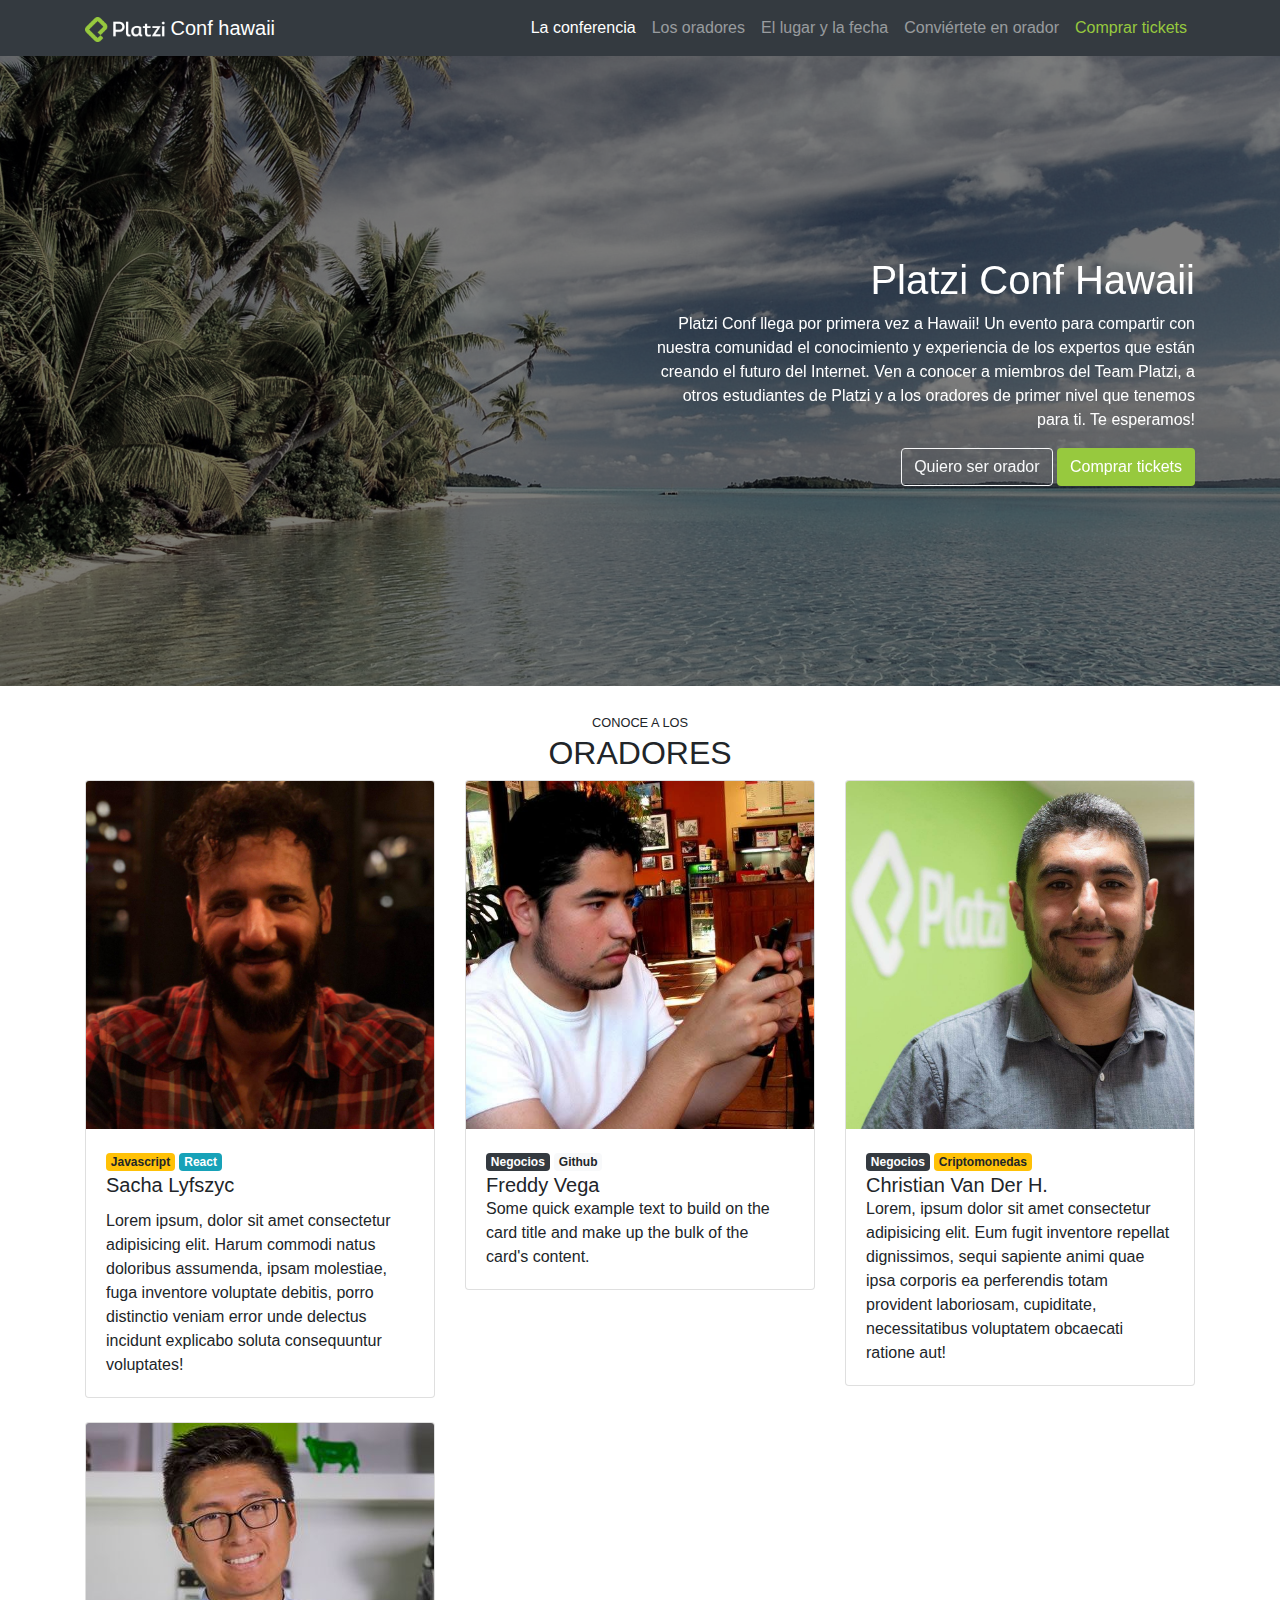
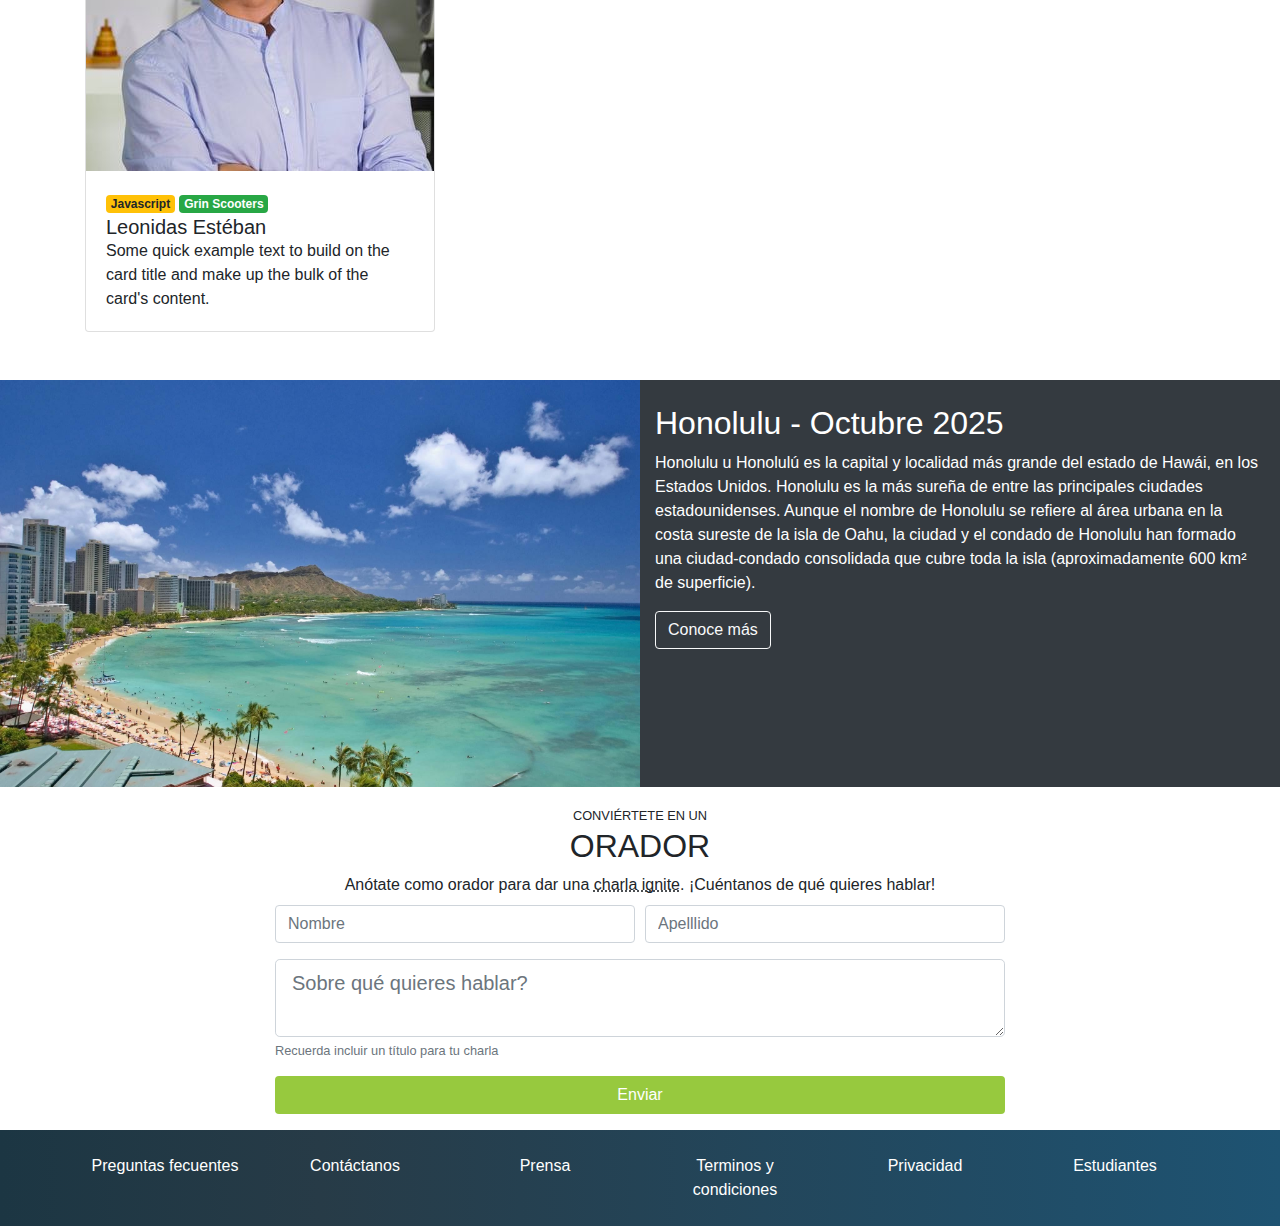
<file: index.html>
<!DOCTYPE html>
<html lang="en">

<head>
    <meta charset="UTF-8" />
    <meta name="viewport" content="width=device-width, initial-scale=1.0" />
    <meta http-equiv="X-UA-Compatible" content="ie=edge" />
    <link rel="stylesheet" href="https://stackpath.bootstrapcdn.com/bootstrap/4.3.1/css/bootstrap.min.css"
        integrity="sha384-ggOyR0iXCbMQv3Xipma34MD+dH/1fQ784/j6cY/iJTQUOhcWr7x9JvoRxT2MZw1T" crossorigin="anonymous" />
    <link rel="stylesheet" href="index.css" />
    <title>Document</title>
</head>

<body data-spy="scroll" data-target="#navbarSupportedContent" data-offset="57">
    <!-- Header -->
    <nav id="header" class="navbar navbar-expand-lg navbar-dark bg-dark sticky-top">
        <div class="container">
            <a class="navbar-brand" href="#">
                <img src="images/platzi-logo.png" alt="Logo Platzi" />
                Conf hawaii
            </a>
            <button class="navbar-toggler" type="button" data-toggle="collapse" data-target="#navbarSupportedContent"
                aria-controls="navbarSupportedContent" aria-expanded="false" aria-label="Toggle navigation">
                <span class="navbar-toggler-icon"></span>
            </button>
            <div class="collapse navbar-collapse" id="navbarSupportedContent">
                <ul class="navbar-nav ml-auto">
                    <li class="nav-item">
                        <a class="nav-link" href="#main">La conferencia</a>
                    </li>
                    <li class="nav-item">
                        <a class="nav-link" href="#speakers">Los oradores</a>
                    </li>
                    <li class="nav-item">
                        <a class="nav-link" href="#place-time">El lugar y la fecha</a>
                    </li>
                    <li class="nav-item">
                        <a class="nav-link" href="#conviertete-en-orador">Conviértete en orador</a>
                    </li>
                    <li class="nav-item">
                        <a class="nav-link text-platzi" href="#" data-toggle="modal" data-target="#modalCompra">Comprar tickets</a>
                    </li>
                </ul>
            </div>
        </div>
    </nav>
    <!-- Header -->
    <!-- Main -->
    <main id="main">
        <div id="carousel" class="carousel slide carousel-fade" data-ride="carousel" data-pause="false">
            <div class="carousel-inner">
              <div class="carousel-item active">
                <img src="images/hawaii.jpg" class="d-block w-100" alt="Hawaii 1">
              </div>
              <div class="carousel-item">
                <img src="images/hawaii2.jpg" class="d-block w-100" alt="Hawaii 2">
              </div>
              <div class="carousel-item">
                <img src="images/hawaii3.jpeg" class="d-block w-100" alt="Hawaii 3">
              </div>
              <div class="overlay">
                  <div class="container">
                      <div class="row align-items-center">
                          <div class="col-md-6 offset-md-6 text-center text-md-right">
                            <h1>Platzi Conf Hawaii</h1>
                                <p class="d-none d-md-block">
                                    Platzi Conf llega por primera vez a Hawaii! Un evento para compartir con nuestra 
                                    comunidad el conocimiento y experiencia de los expertos que están creando el 
                                    futuro del Internet. Ven a conocer a miembros del Team Platzi, a otros estudiantes 
                                    de Platzi y a los oradores de primer nivel que tenemos para ti. Te esperamos!
                                </p>
                                <a href="#" class="btn btn-outline-light">Quiero ser orador</a>
                                <button type="button" class="btn btn-platzi" data-toggle="modal" data-target="#modalCompra">Comprar tickets</button>
                          </div>
                      </div>
                  </div>
              </div>
            </div>
        </div>
    </main>
    <!-- Main -->
    <!-- chicos: 1
    medianos: 2
    largos: 3 -->
    <!-- Speakers -->
    <section id="speakers" class="mt-4 mb-4">
        <div class="container">
            <div class="row">
                <div class="col text-center text-uppercase">
                    <small>Conoce a los</small>
                    <h2 class="">Oradores</h2>
                </div>
            </div>
            <div class="row">
                <div class="col-12 col-md-6 col-lg-4 mb-4">
                    <div class="card">
                        <img src="images/speakers/sacha.jpg" class="card-img-top" alt="Foto de Sacha">
                        <div class="card-body">
                            <div class="badges">
                                <span class="badge badge-warning">Javascript</span>
                                <span class="badge badge-info">React</span>
                            </div>
                            <h5 class="card-title">Sacha Lyfszyc</h5>
                            <p class="card-text">Lorem ipsum, dolor sit amet consectetur adipisicing elit. Harum commodi natus doloribus assumenda, ipsam molestiae, fuga inventore voluptate debitis, porro distinctio veniam error unde delectus incidunt explicabo soluta consequuntur voluptates!</p>
                        </div>
                    </div>
                </div>
                <div class="col-12 col-md-6 col-lg-4 mb-4">
                    <div class="card">
                        <img src="images/speakers/freddy.jpeg" class="card-img-top" alt="Foto de Sacha">
                        <div class="card-body">
                            <div class="badges">
                                <span class="badge badge-dark">Negocios</span>
                                <span class="badge badge-light">Github</span>
                            </div>
                            <h5 class="card-title mb-0">Freddy Vega</h5>
                            <p class="card-text">Some quick example text to build on the card title and make up the bulk of the card's content.</p>
                        </div>
                    </div>
                </div>
                <div class="col-12 col-md-6 col-lg-4 mb-4">
                    <div class="card">
                        <img src="images/speakers/cvander.jpeg" class="card-img-top" alt="Foto de Sacha">
                        <div class="card-body">
                            <div class="badges">
                                <span class="badge badge-dark">Negocios</span>
                                <span class="badge badge-warning">Criptomonedas</span>
                            </div>
                            <h5 class="card-title mb-0">Christian Van Der H.</h5>
                            <p class="card-text">Lorem, ipsum dolor sit amet consectetur adipisicing elit. Eum fugit inventore repellat dignissimos, sequi sapiente animi quae ipsa corporis ea perferendis totam provident laboriosam, cupiditate, necessitatibus voluptatem obcaecati ratione aut!</p>
                        </div>
                    </div>
                </div>
                <div class="col-12 col-md-6 col-lg-4 mb-4">
                    <div class="card">
                        <img src="images/speakers/leonidas2.jpeg" class="card-img-top" alt="Foto de Sacha">
                        <div class="card-body">
                            <div class="badges">
                                <span class="badge badge-warning">Javascript</span>
                                <span class="badge badge-success">Grin Scooters</span>
                            </div>
                            <h5 class="card-title mb-0">Leonidas Estéban</h5>
                            <p class="card-text">Some quick example text to build on the card title and make up the bulk of the card's content.</p>
                        </div>
                    </div>
                </div>
            </div>
        </div>
    </section>
    <!-- Speakers -->
    <!-- Lugar y fecha -->
    <section id="place-time">
        <div class="container-fluid">
            <div class="row">
                <div class="col-12 col-lg-6 pl-0 pr-0">
                    <img src="./images/honolulu.jpg" alt="Honolulu" srcset="">
                </div>
                <div class="col-12 col-lg-6 pt-4 pb-4">
                    <h2>Honolulu - Octubre 2025</h2>
                    <p>
                        Honolulu u Honolulú​ es la capital y localidad más grande del estado de Hawái, en los Estados Unidos.​ Honolulu es la más sureña 
                        de entre las principales ciudades estadounidenses. Aunque el nombre de Honolulu se refiere al área urbana en la costa sureste 
                        de la isla de Oahu, la ciudad y el condado de Honolulu han formado una ciudad-condado consolidada que cubre toda la isla 
                        (aproximadamente 600 km² de superficie).
                    </p>
                    <a class="btn btn-outline-light" href="https://es.wikipedia.org/wiki/Honolulu">
                        Conoce más
                    </a>
                </div>
            </div>
        </div>
    </section>
    <!-- Lugar y fecha -->
    <!-- Conviértete en orador -->
    <section id="conviertete-en-orador" class="pt-3 pb-3">
        <div class="container">
            <div class="row">
                <div class="col text-uppercase text-center">
                    <small>
                        Conviértete en un
                    </small>
                    <h2>Orador</h2>
                </div>
            </div>
            <div class="row">
                <div class="col text-center">
                    Anótate como orador para dar una <abbr data-toggle="tooltip" title="Charlas de 5 minutos">charla ignite</abbr>.
                    ¡Cuéntanos de qué quieres hablar!
                </div>
            </div>
            <div class="row">
                <div class="col col-md-10 offset-md-1 col-lg-8 offset-lg-2 pt-2">
                    <form>
                        <div class="form-row">
                            <div class="form-group col-12 col-md-6">
                                <input type="text" class="form-control" placeholder="Nombre">
                            </div>
                            <div class="form-group col-12 col-md-6">
                                <input type="text" class="form-control" placeholder="Apelllido">
                            </div>
                        </div>
                        <div class="form-row">
                            <div class="form-group col">
                                <textarea class="form-control form-control-lg" name="text" placeholder="Sobre qué quieres hablar?"></textarea>
                                <small class="form-text text-muted">
                                    Recuerda incluir un título para tu charla
                                </small>
                            </div>
                        </div>
                        <div class="form-row">
                            <div class="col">
                                <button type="button" class="btn btn-platzi btn-block">Enviar</button>
                            </div>
                        </div>
                    </form>
                </div>
            </div>
        </div>
    </section>
    <!-- Conviértete en orador -->
    <!-- Footer -->
    <footer id="footer" class="pb-4 pt-4">
        <div class="container">
            <div class="row text-center">
                <div class="col-12 col-lg">
                    <a href="#">Preguntas fecuentes</a>
                </div>
                <div class="col-12 col-lg">
                    <a href="#">Contáctanos</a>
                </div>
                <div class="col-12 col-lg">
                    <a href="#">Prensa</a>
                </div>
                <div class="col-12 col-lg">
                    <a href="#">Terminos y condiciones</a>
                </div>
                <div class="col-12 col-lg">
                    <a href="#">Privacidad</a>
                </div>
                <div class="col-12 col-lg">
                    <a href="#">Estudiantes</a>
                </div>
            </div>
        </div>
    </footer>
    <!-- Footer -->

    <!-- Modal -->
    <div class="modal fade" id="modalCompra" tabindex="-1" role="dialog" aria-labelledby="exampleModalCenterTitle" aria-hidden="true">
      <div class="modal-dialog modal-dialog-centered" role="document">
        <div class="modal-content">
          <div class="modal-header">
            <h5 class="modal-title" id="exampleModalCenterTitle">Comprar tickets</h5>
            <button type="button" class="close" data-dismiss="modal" aria-label="Close">
              <span aria-hidden="true">&times;</span>
            </button>
          </div>
          <div class="modal-body">
            <form>
                <div class="form-row">
                    <div class="form-group col">
                        <div class="input-group mb-3">
                            <div class="input-group-prepend">
                              <span class="input-group-text" id="basic-addon1">@</span>
                            </div>
                            <input type="text" class="form-control" placeholder="Username" aria-label="Username" aria-describedby="basic-addon1">
                          </div>
                    </div>
                </div>
            </form>
            <div class="alert alert-warning" role="alert">
                Recibirás un correo de confirmación si sales sorteado
            </div>
          </div>
          <div class="modal-footer">
            <button type="button" class="btn btn-secondary" data-dismiss="modal">Cancelar</button>
            <button type="button" class="btn btn-platzi">Comprar</button>
          </div>
        </div>
      </div>
    </div>
    <script src="https://code.jquery.com/jquery-3.3.1.slim.min.js"
        integrity="sha384-q8i/X+965DzO0rT7abK41JStQIAqVgRVzpbzo5smXKp4YfRvH+8abtTE1Pi6jizo"
        crossorigin="anonymous"></script>
    <script src="https://cdnjs.cloudflare.com/ajax/libs/popper.js/1.14.7/umd/popper.min.js"
        integrity="sha384-UO2eT0CpHqdSJQ6hJty5KVphtPhzWj9WO1clHTMGa3JDZwrnQq4sF86dIHNDz0W1"
        crossorigin="anonymous"></script>
    <script src="https://stackpath.bootstrapcdn.com/bootstrap/4.3.1/js/bootstrap.min.js"
        integrity="sha384-JjSmVgyd0p3pXB1rRibZUAYoIIy6OrQ6VrjIEaFf/nJGzIxFDsf4x0xIM+B07jRM"
        crossorigin="anonymous"></script>
    <script src="./index.js"></script>
</body>

</html>
</file>
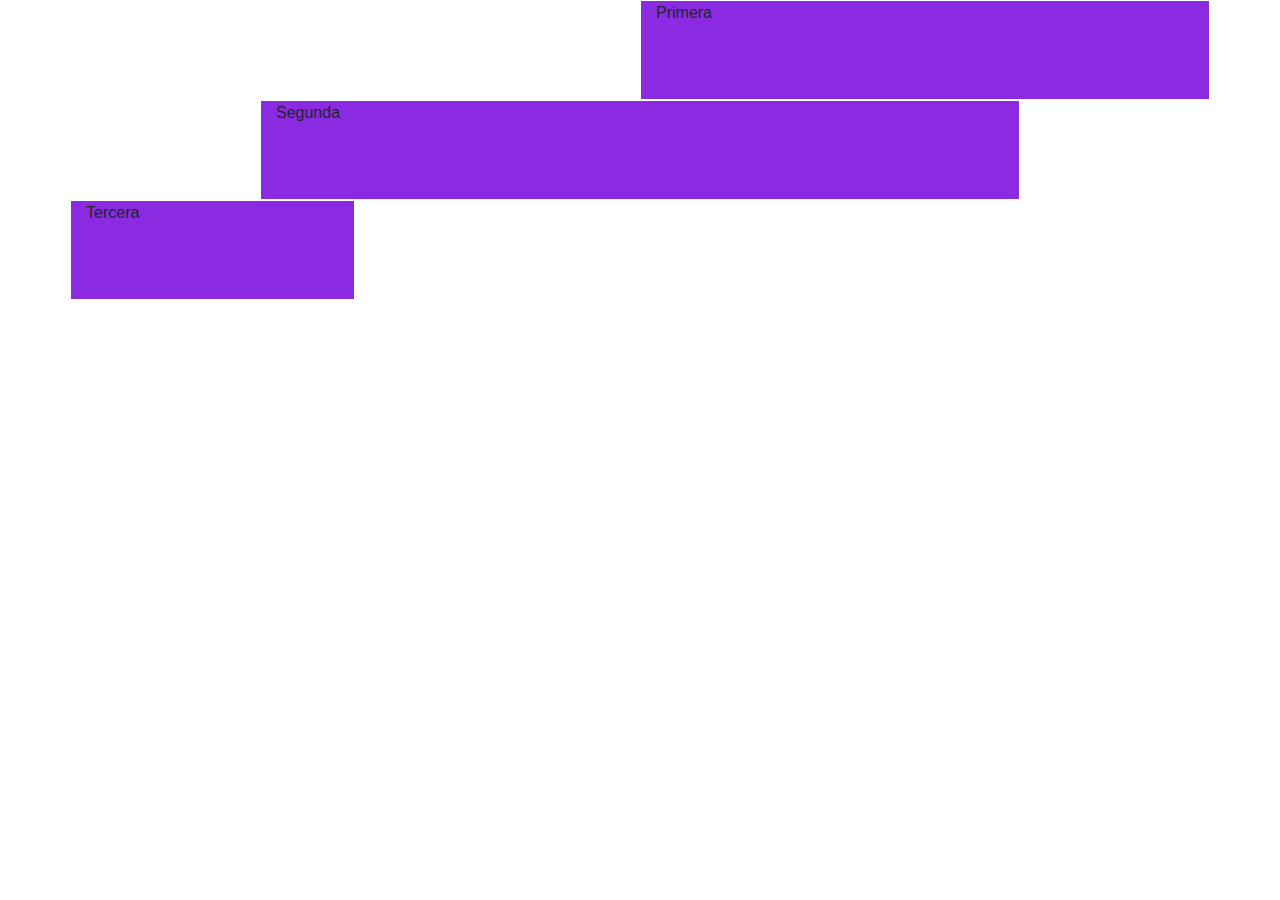
<file: Desafíos/reto3.html>
<!DOCTYPE html>
<html lang="en">
<head>
    <meta charset="UTF-8">
    <meta name="viewport" content="width=device-width, initial-scale=1.0">
    <meta http-equiv="X-UA-Compatible" content="ie=edge">
    <link rel="stylesheet" href="https://stackpath.bootstrapcdn.com/bootstrap/4.3.1/css/bootstrap.min.css" integrity="sha384-ggOyR0iXCbMQv3Xipma34MD+dH/1fQ784/j6cY/iJTQUOhcWr7x9JvoRxT2MZw1T" crossorigin="anonymous">
    <title>Reto 3</title>
</head>
<style>
    .color-blue{
        background-color: blueviolet;
        border: 1px solid white;
        height: 100px;
    }
</style>
<body>
    <div class="container">
        <div class="row">
            <div class="color-blue col-12 col-md-6 offset-md-6">
                Primera
            </div>
        </div>
        <div class="row">
            <div class="color-blue col-8 offset-md-2">
                Segunda
            </div>
        </div>
        <div class="row">
            <div class="color-blue col-sm-3 offset-9 offset-md-0">
                Tercera
            </div>
        </div>
    </div>
<script src="https://code.jquery.com/jquery-3.3.1.slim.min.js" integrity="sha384-q8i/X+965DzO0rT7abK41JStQIAqVgRVzpbzo5smXKp4YfRvH+8abtTE1Pi6jizo" crossorigin="anonymous"></script>
<script src="https://cdnjs.cloudflare.com/ajax/libs/popper.js/1.14.7/umd/popper.min.js" integrity="sha384-UO2eT0CpHqdSJQ6hJty5KVphtPhzWj9WO1clHTMGa3JDZwrnQq4sF86dIHNDz0W1" crossorigin="anonymous"></script>
<script src="https://stackpath.bootstrapcdn.com/bootstrap/4.3.1/js/bootstrap.min.js" integrity="sha384-JjSmVgyd0p3pXB1rRibZUAYoIIy6OrQ6VrjIEaFf/nJGzIxFDsf4x0xIM+B07jRM" crossorigin="anonymous"></script>
</body>
</html>
</file>
<file: index.css>
.text-platzi {
    color: #97c93e !important;
}

.btn-platzi{
    background-color: #97c93e;
    color: white
}

.btn-platzi:hover{
    background-color: #82ad36;
    color: white;
}

#header img {
    width: 80px;
}

#main .carousel-inner img{
    max-height: 70vh;
    object-fit: cover;
    filter: grayscale(70%)
}

#carousel {
    position: relative;
}

#carousel .overlay {
    position: absolute;
    top: 0;
    bottom: 0;
    left: 0;
    right: 0;
    background-color: rgba(0, 0, 0, 0.5);
    color: white;
    z-index: 1;
}

#carousel .overlay .container,
#carousel .overlay .row{
    height: 100%;
}

#place-time {
    background-color: #343a40;
    color: white;
}

#place-time img{
    max-width: 100%;
}

#footer {
    background: linear-gradient(90deg, #1c3643, #273b47 25%, #1e5372)
}

#footer a{
    color: white;
}
</file>
